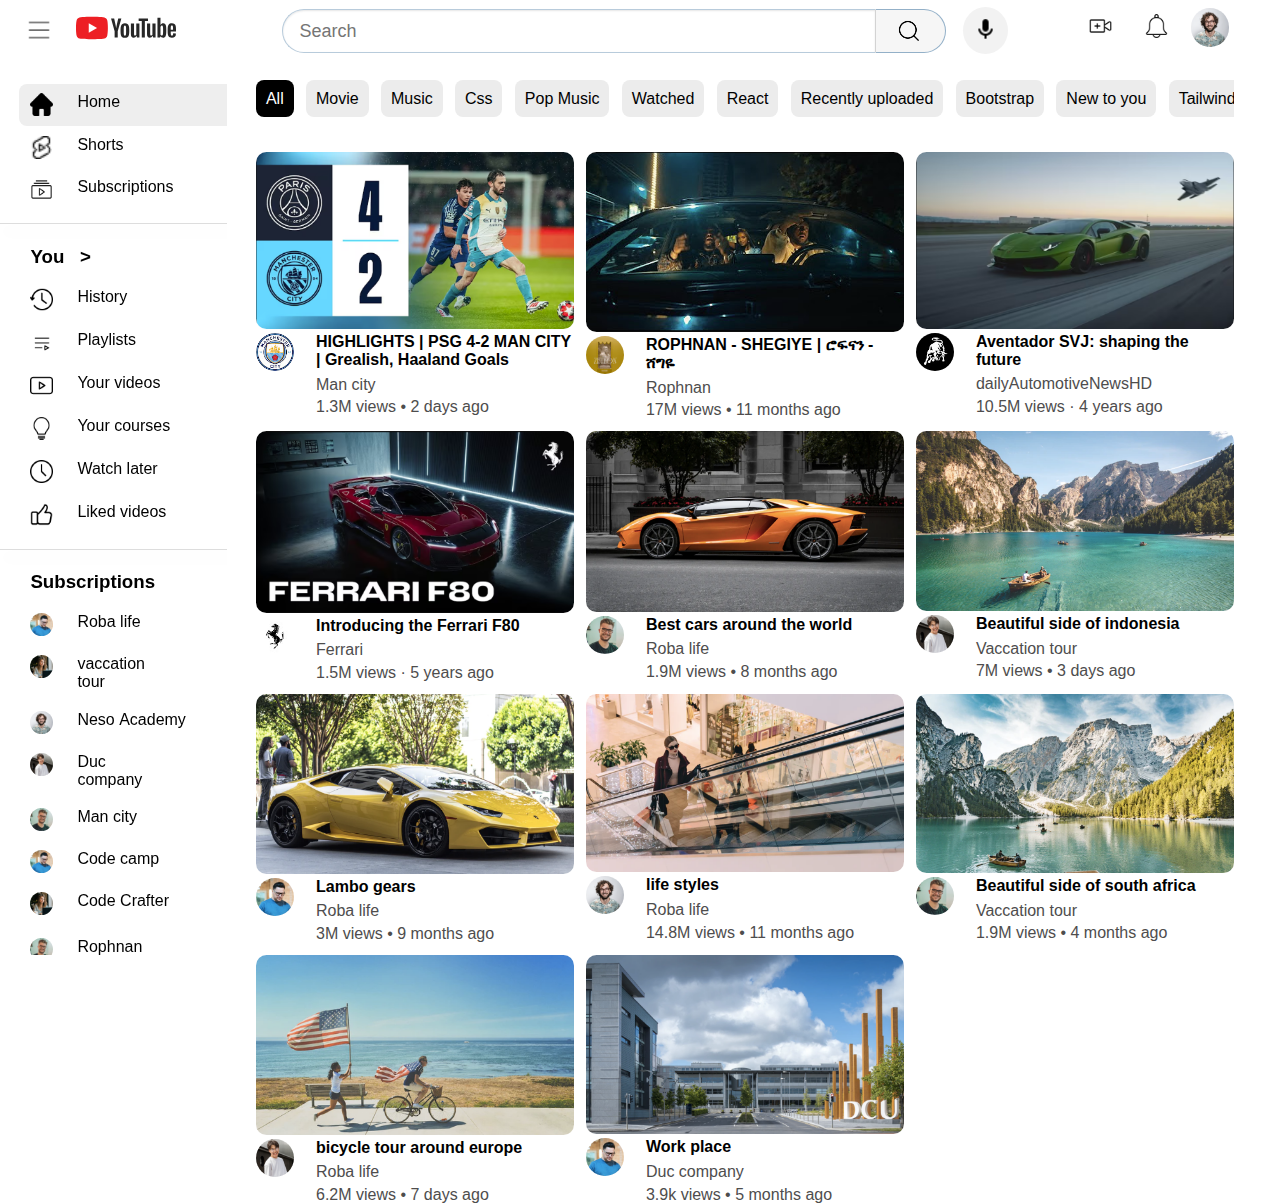
<file: YouTube-Clone/index.html>
<!DOCTYPE html>
<html lang="en">
<head>
    <meta charset="UTF-8">
    <meta name="viewport" content="width=device-width, initial-scale=1.0">
    <title>You Tube</title>  
    <link rel="icon" type="image/x-icon" href="images/ico.ico"> 
    <link rel="stylesheet" href="css/style.css">
</head>
<body>
    <header>
            <div class="first_section">
                <button class="menu-icon">
                    <img src="images/hambuger_menu.png.png" alt="">
                </button>
            <img src="images/youtube logo_icon.svg" alt="">
        </div>
        <div class="middle_section">
           <form action="#">
            <input class="search-bar" type="text" placeholder="Search" required>
            <button class = "search-button"><img src="images/search_find_icon.png" alt=""></button>
            </form>
            <div>
            <button class = "voice-search">
                <img src="images/microphone icon.png" alt="">
            </button>
            </div>
        </div>
        <div class="last_section">
            <button class="button">
                <img class="upload" src="images/add-video.png" alt="">
            </button>
            
            <button class="button">
                <img class="notifications" src="images/bell.png" alt="">
            </button>
            <img class="user" src="images/Jack.png" alt="">
        </div>
    </header>
    <div class="side-bar">
        <div class = "upper-section">
            <a href="#">
                <img src="images/home.png" alt="home">
                <p>Home</p>
            </a>
            <a href="#" class = "shorts">
                <img src="images/shorts.png" alt="home">
                <p>Shorts</p>
            </a>
            <a href="#" class = "shorts">
                <img src="images/subscription.png" alt="home">
                <p>Subscriptions</p>
            </a>
            <hr>
            <a href="#" class="shorts half-section">
                <h3>You &nbsp; &gt;</h3>
            </a>
            <a href="#" class="shorts half-section">
                <img src="images/history.png " alt="home">
                <p>History</p>
            </a>
            <a href="#" class="shorts half-section">
                <img src="images/music-playlist.png" alt="home">
                <p>Playlists</p>
            </a>
            <a href="#" class="shorts half-section">
                <img src="images/your videos.png" alt="home">
                <p>Your&nbsp;videos</p>
            </a>
            <a href="#" class="shorts half-section">
                <img src="images/your courses.png" alt="home">
                <p>Your&nbsp;courses</p>
            </a>
            <a href="#" class="shorts half-section">
                <img src="images/watch later.png" alt="home">
                <p>Watch&nbsp;later</p>
            </a>
            <a href="#" class="shorts half-section">
                <img src="images/liked videos.png" alt="home">
                <p>Liked&nbsp;videos</p>
            </a>
            <hr>
            <a href="#" class="shorts half-section">
                <h3>Subscriptions</h3>
            </a>
            <a href="#" class="shorts subscription">
                <img src="images/tom.png" alt="home">
                <p>Roba&nbsp;life</p>
            </a>
            <a href="#" class="shorts subscription">
                <img src="images/cameron.png" alt="home">
                <p>vaccation tour</p>
            </a>
            <a href="#" class="shorts subscription">
                <img src="images/Jack.png" alt="home">
                <p>Neso&nbsp;Academy</p>
            </a>
            <a href="#" class="shorts subscription">
                <img src="images/gerard.png" alt="home">
                <p>Duc company</p>
            </a>
            <a href="#" class="shorts subscription">
                <img src="images/simon.png" alt="home">
                <p>Man&nbsp;city</p>
            </a>
            <a href="#" class="shorts subscription">
                <img src="images/tom.png" alt="home">
                <p>Code&nbsp;camp</p>
            </a>
            <a href="#" class="shorts subscription">
                <img src="images/cameron.png" alt="home">
                <p>Code&nbsp;Crafter</p>
            </a>
            <a href="#" class="shorts subscription">
                <img src="images/simon.png" alt="home">
                <p>Rophnan</p>
            </a>
        </div>
    </div>
    <nav class="nav-bar">
        <ul>
            <li class = "all" ><a class = "all"  href="#">All</a></li>
        </ul>
        <ul>
            <li><a href="">Movie</a></li>
        </ul>
        <ul>
            <li><a href="">Music</a></li>
        </ul>
        <ul>
            <li><a href="">Css</a></li>
        </ul>
        <ul>
            <li><a href="">Pop&nbsp;Music</a></li>
        </ul>
        <ul>
            <li><a href="">Watched</a></li>
        </ul>
        <ul>
            <li><a href="">React</a></li>
        </ul>
        <ul>
            <li><a href="">Recently&nbsp;uploaded</a></li>
        </ul>
        <ul>
            <li><a href="">Bootstrap</a></li>
        </ul>
        <ul>
            <li><a href="">New&nbsp;to&nbsp;you</a></li>
        </ul>
        <ul>
            <li><a href="">Tailwind</a></li>
        </ul>
        <ul>
            <li><a href="">Mysql</a></li>
        </ul>
        <ul>
            <li><a href="">Football</a></li>
        </ul>
        <ul>
            <li><a href="">Less</a></li>
        </ul>
        <ul>
            <li><a href="">Stylus</a></li>
        </ul>
        <ul>
            <li><a href="">Kotlin</a></li>
        </ul>
        <ul>
            <li><a href="">Swift</a></li>
        </ul>
        <ul>
            <li><a href="">Angular</a></li>
        </ul>
        <ul>
            <li><a href="">Vue</a></li>
        </ul>
    </nav>
    <div class="container">
        <div class="video-list">
            <a href="play-video.html" class="thumbnel">
                <img class="banner" src="images/mancity.png" alt="">
                <div class = "video-info">
                    <img src="images/mancity_chan.jpg" alt="">
                    <div >
                        <h4>HIGHLIGHTS | PSG 4-2 MAN CITY | Grealish, Haaland Goals</h4>
                        <p class = "video-description">Man city</p>
                        <p>1.3M views &bull; 2 days ago</p>

                    </div>
                </div>
            </a>
            <a href="play-video1.html" class="thumbnel">
                <img class="banner" src="images/rophnan.png" alt="">
                <div class="video-info">
                    <img src="images/rophnan_chan.jpg" alt="">
                    <div>
                        <h4>ROPHNAN - SHEGIYE | ሮፍናን - ሸግዬ</h4>
                        <p class="video-description">Rophnan</p>
                        <p>17M views &bull; 11 months ago</p>
            
                    </div>
                </div>
            </a>
            <a class="thumbnel" href="play-video2.html">
                <img class="banner" src="images/lambo_pic.png" alt="">
                <div class="video-info">
                    <img src="images/lambo_chan.jpg" alt="">
                    <div>
                        <h4> Aventador SVJ: shaping the future</h4>
                        </h4>
                        <p class="video-description">dailyAutomotiveNewsHD</p>
                        <p>10.5M views &#183; 4 years ago</p>
            
                    </div>
                </div>
            </a>
            <a class="thumbnel" href="play-video3.html">
                <img class="banner" src="images/ferrari.png" alt="">
                <div class="video-info">
                    <img src="images/ferrari_chan.jpg" alt="">
                    <div>
                        <h4> Introducing the Ferrari F80</h4>
                        </h4>
                        <p class="video-description">Ferrari</p>
                        <p>1.5M views &#183; 5 years ago</p>
            
                    </div>
                </div>
            </a>
            <div class="thumbnel">
                <img class="banner" src="images/thumbnail6.png" alt="">
                <div class="video-info">
                    <img src="images/simon.png" alt="">
                    <div>
                        <h4>Best cars around the world</h4>
                        <p class="video-description">Roba life</p>
                        <p>1.9M views &bull; 8 months ago</p>
            
                    </div>
                </div>
            </div>
            <div class="thumbnel">
                <img class="banner" src="images/thumbnail1.png" alt="">
                <div class="video-info">
                    <img src="images/gerard.png" alt="">
                    <div>
                        <h4>Beautiful side of indonesia</h4>
                        <p class="video-description">Vaccation tour</p>
                        <p>7M views &bull; 3 days ago</p>
            
                    </div>
                </div>
            </div>
            <div class="thumbnel">
                <img class="banner" src="images/thumbnail8.png" alt="">
                <div class="video-info">
                    <img src="images/tom.png" alt="">
                    <div>
                        <h4>Lambo gears</h4>
                        <p class="video-description">Roba life</p>
                        <p>3M views &bull; 9 months ago</p>
            
                    </div>
                </div>
            </div>
            <div class="thumbnel">
                <img class="banner" src="images/thumbnail3.png" alt="">
                <div class="video-info">
                    <img src="images/Jack.png" alt="">
                    <div>
                        <h4>life styles</h4>
                        <p class="video-description">Roba life</p>
                        <p>14.8M views &bull; 11 months ago</p>
            
                    </div>
                </div>
            </div>
            <div class="thumbnel">
                <img class="banner" src="images/thumbnail4.png" alt="">
                <div class="video-info">
                    <img src="images/simon.png" alt="">
                    <div>
                        <h4>Beautiful side of south africa</h4>
                        <p class="video-description">Vaccation tour</p>
                        <p>1.9M views &bull; 4 months ago</p>
            
                    </div>
                </div>
            </div>
            <div class="thumbnel">
                <img class="banner" src="images/thumbnail2.png" alt="">
                <div class="video-info">
                    <img src="images/gerard.png" alt="">
                    <div>
                        <h4>bicycle tour around europe</h4>
                        <p class="video-description">Roba life</p>
                        <p>6.2M views &bull; 7 days ago</p>
            
                    </div>
                </div>
            </div>
            <div class="thumbnel">
                <img class="banner" src="images/thumbnail7.png" alt="">
                <div class="video-info">
                    <img src="images/tom.png" alt="">
                    <div>
                        <h4>Work place</h4>
                        <p class="video-description">Duc company</p>
                        <p>3.9k views &bull; 5 months ago</p>
            
                    </div>
                </div>
            </div>
        </div>    
    </div>
    <script src="js/script.js"></script>
</body>
</html>
</file>
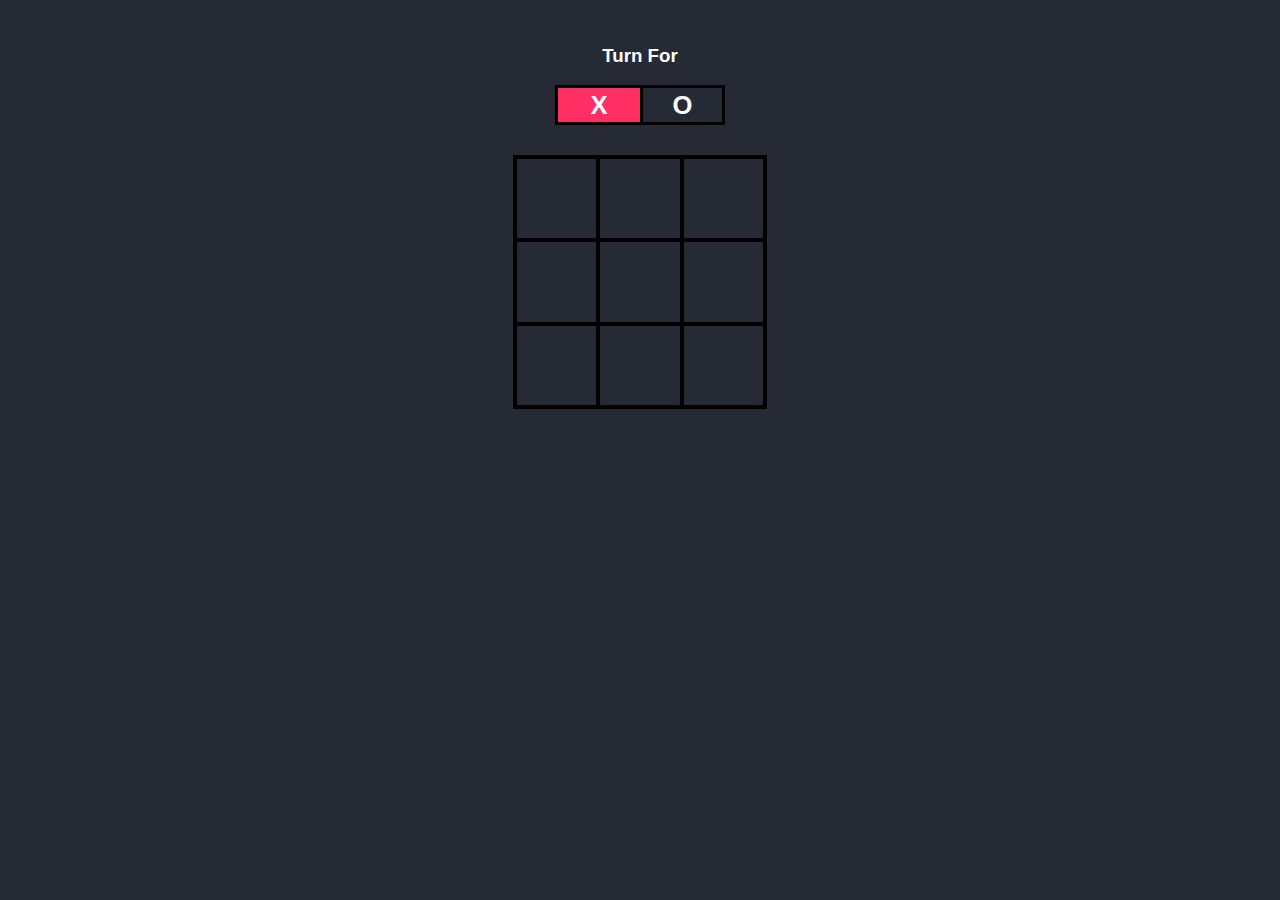
<file: Tic-Tac-Toe/game/index.html>
<!DOCTYPE html>
<html lang="en">
    <head>
        <meta charset="UTF-8">
        <meta http-equiv="X-UA-Compatible" content="IE=edge">
        <meta name="viewport" content="width=device-width, initial-scale=1.0">
        <title>Tic Tac Toe</title>
        <link rel="stylesheet" href="style.css">
    </head>
    <body>
        <div class="turn-container">
            <h3>Turn For</h3>
            <div class="turn-box align">X</div>
            <div class="turn-box align">O</div>
            <div class="bg"></div>
        </div>
        <div class="main-grid">
            <div class="box align">0</div>
            <div class="box align">1</div>
            <div class="box align">2</div>
            <div class="box align">3</div>
            <div class="box align">4</div>
            <div class="box align">5</div>
            <div class="box align">6</div>
            <div class="box align">7</div>
            <div class="box align">8</div>
        </div>
        <h2 id="results"></h2>
        <button id="play-again">Play Again</button>
        <script src="script.js"></script>
        
    </body>
</html>
</file>
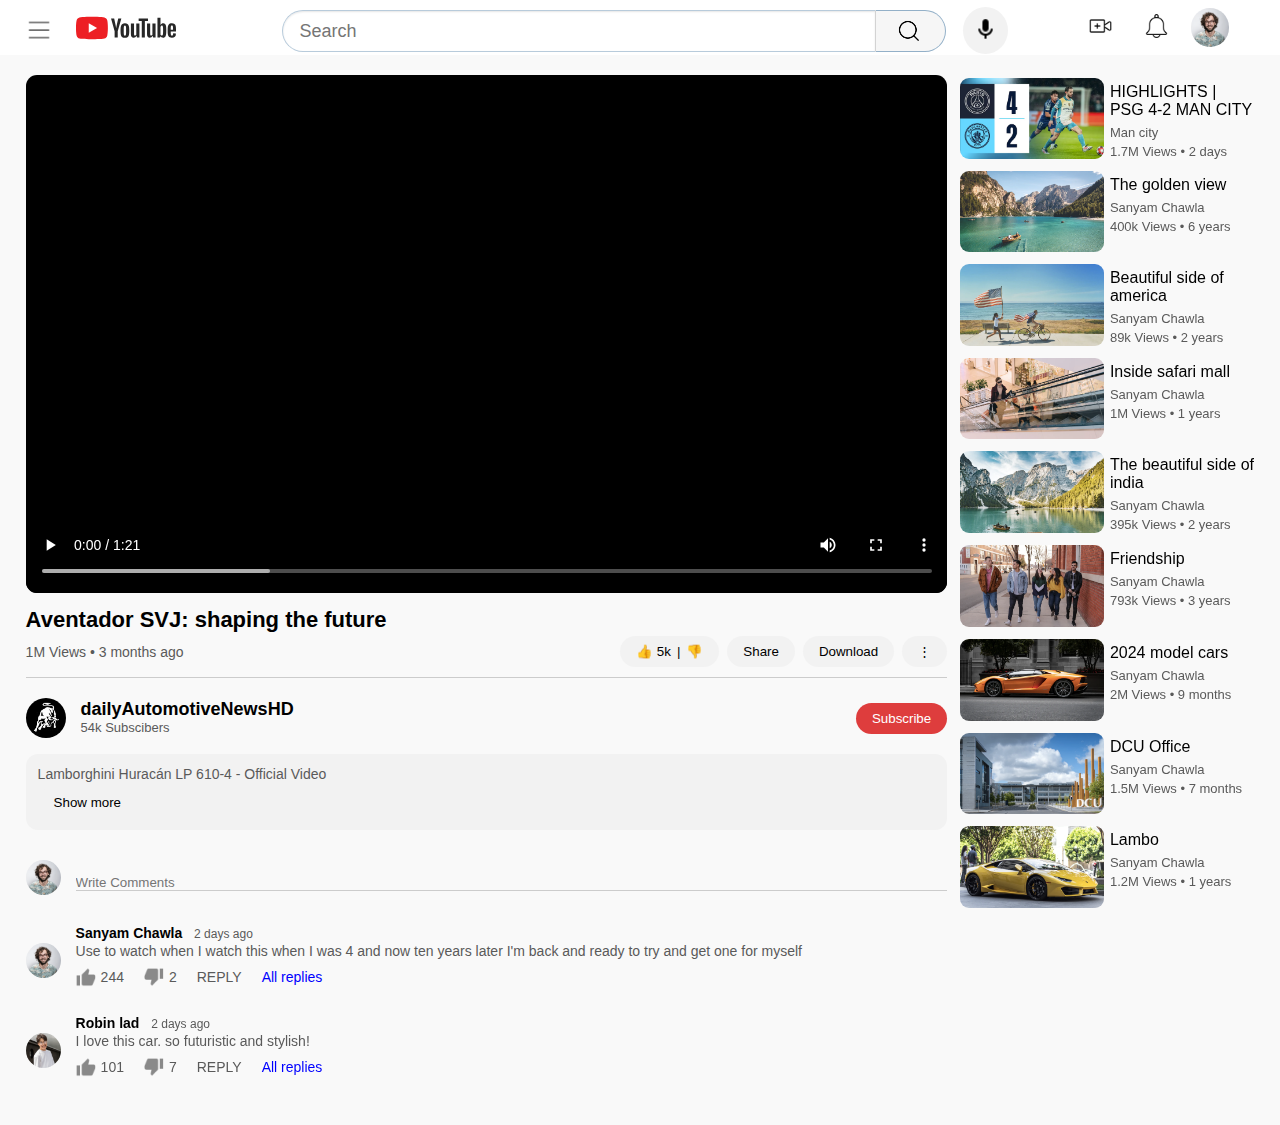
<file: YouTube-Clone/play-video2.html>
<!DOCTYPE html>
<html lang="en">
<head>
    <meta charset="UTF-8">
    <meta name="viewport" content="width=device-width, initial-scale=1.0">
    <title>You Tube</title>  
    <link rel="icon" type="image/x-icon" href="images/ico.ico">
    <link rel="stylesheet" href="style.css">
</head>
<body>
    <header>
        <div class="first_section" >
            <button class="menu-icon">
                <img src="images/hambuger_menu.png.png" alt="">
            </button>
        <img src="images/youtube logo_icon.svg" onclick="location.href='index.html'">
    </div>
    <div class="middle_section">
       <form action="#">
        <input class="search-bar" type="text" placeholder="Search" required>
        <button class = "search-button"><img src="images/search_find_icon.png" alt=""></button>
        </form>
        <div>
        <button class = "voice-search">
            <img src="images/microphone icon.png" alt="">
        </button>
        </div>
    </div>
    <div class="last_section">
        <button class="button">
            <img class="upload" src="images/add-video.png" alt="">
        </button>
        
        <button class="button">
            <img class="notifications" src="images/bell.png" alt="">
        </button>
        <img class="user" src="images/Jack.png" alt="">
    </div>
</header>


<div class="container play-container">
    <div class="row">
        <div class="play-video">
            <video controls autoplay   class="video">
                <source src="images/lambo_vid.mp4" type="video/mp4">
            </video>  
            <div class="tags">
                <a href=""></a>
            </div>
            <h3 class="video_header">Aventador SVJ: shaping the future</h3>
            <div class="play-video-info">
                <p>1M Views &bull; 3 months ago</p>
                 <div class="action-buttons">
                    <button class="inv_button">
                        <span>👍 5k</span>
                        <span>|</span>
                        <span>👎</span>
                    </button>
                    <button class="inv_button">
                        <span>Share</span>
                    </button>
                    <button class="inv_button">
                        <span>Download</span>
                    </button>
                    <button class="inv_button">⋮</button>
                </div>
            </div>
            <hr>
            <div class="publisher">
                <img src="images/lambo_chan.jpg">
                <div>
                    <p>dailyAutomotiveNewsHD</p>
                    <span>54k Subscibers</span>
                </div>
                <input type="button" value="Subscribe" class="subscribe-button">
            </div>
            <div class="vid-description">
                <div class="inv_video-stats">
                    <div></div>
                    <p>
                        Lamborghini Huracán LP 610-4 - Official Video

                    </p>
                    <button class="inv_button" id="showMoreBtn">Show more</button>
                </div>
                <div class="add-comment">
                    <img src="images/Jack.png">
                    <input type="text" placeholder="Write Comments">
                </div>
                <div class="old-comment">
                    <img src="images/Jack.png">
                    <div>
                        <h3>Sanyam Chawla <span>2 days ago</span></h3>
                        <p>Use to watch when I watch this when I was 4 and now ten years later I'm back and ready to try and get one for myself</p>
                        <div class="comment-action">
                            <img src="images/like.png">
                            <span>244</span>
                            <img src="images/dislike.png">
                            <span>2</span>
                            <span>REPLY</span>  
                            <a href="">All replies</a>
                        </div>
                    </div>
                </div>
                <div class="old-comment">
                    <img src="images/gerard.png">
                    <div>
                        <h3>Robin lad <span>2 days ago</span></h3>
                        <p>I love this car. so futuristic and stylish!</p>
                        <div class="comment-action">
                            <img src="images/like.png">
                            <span>101</span>
                            <img src="images/dislike.png">
                            <span>7</span>
                            <span>REPLY</span>  
                            <a href="">All replies</a>
                        </div>
                    </div>
                </div>
            </div>
        </div>
        <div class="right-sidebar">
            <div class="side-video-list">
                <a href="play-video.html" class="small-thumbnail"><img class="banner" src="images/mancity.png"></a>
                <div class="vid-info">
                    <a href="" class="title_video">HIGHLIGHTS | PSG 4-2 MAN CITY</a>
                    <p class="title_video_down">Man city</p>
                    <p>1.7M Views &bull; 2 days</p>
                </div>
            </div>
            <div class="side-video-list">
                <a href="" class="small-thumbnail"><img class="banner" src="images/thumbnail1.png"></a>
                <div class="vid-info">
                    <a href="" class="title_video">The golden view</a>
                    <p class="title_video_down">Sanyam Chawla</p>
                    <p>400k Views &bull; 6 years</p>
                </div>
            </div>    
            <div class="side-video-list">
                <a href="" class="small-thumbnail"><img class="banner" src="images/thumbnail2.png"></a>
                <div class="vid-info">
                    <a href="" class="title_video">Beautiful side of america</a>
                    <p class="title_video_down">Sanyam Chawla</p>
                    <p>89k Views &bull; 2 years</p>
                </div>
            </div>
            <div class="side-video-list">
                <a href="" class="small-thumbnail"><img class="banner" src="images/thumbnail3.png"></a>
                <div class="vid-info">
                    <a href="" class="title_video">Inside safari mall </a>
                    <p class="title_video_down">Sanyam Chawla</p>
                    <p>1M Views &bull; 1 years</p>
                </div>
            </div>
            <div class="side-video-list">
                <a href="" class="small-thumbnail"><img class="banner" src="images/thumbnail4.png"></a>
                <div class="vid-info">
                    <a href="" class="title_video">The beautiful side of india</a>
                    <p class="title_video_down">Sanyam Chawla</p>
                    <p>395k Views &bull; 2 years</p>
                </div>
            </div>
            <div class="side-video-list">
                <a href="" class="small-thumbnail"><img class="banner" src="images/thumbnail5.png"></a>
                <div class="vid-info">
                    <a href="" class="title_video">Friendship</a>
                    <p class="title_video_down">Sanyam Chawla</p>
                    <p>793k Views &bull; 3 years</p>
                </div>
            </div>
            <div class="side-video-list">
                <a href="" class="small-thumbnail"><img class="banner" src="images/thumbnail6.png"></a>
                <div class="vid-info">
                    <a href="" class="title_video">2024 model cars</a>
                    <p class="title_video_down">Sanyam Chawla</p>
                    <p>2M Views &bull; 9 months</p>
                </div>
            </div>
            <div class="side-video-list">
                <a href="" class="small-thumbnail"><img class="banner" src="images/thumbnail7.png"></a>
                <div class="vid-info">
                    <a href="" class="title_video">DCU Office</a>
                    <p class="title_video_down">Sanyam Chawla</p>
                    <p>1.5M Views &bull; 7 months</p>
                </div>
            </div>
            <div class="side-video-list">
                <a href="" class="small-thumbnail"><img class="banner" src="images/thumbnail8.png"></a>
                <div class="vid-info">
                    <a href="" class="title_video">Lambo </a>
                    <p class="title_video_down">Sanyam Chawla</p>
                    <p>1.2M Views &bull; 1 years</p>
                </div>
            </div>          
        <div>    
</div>
</div>

</body>
</html>
</file>
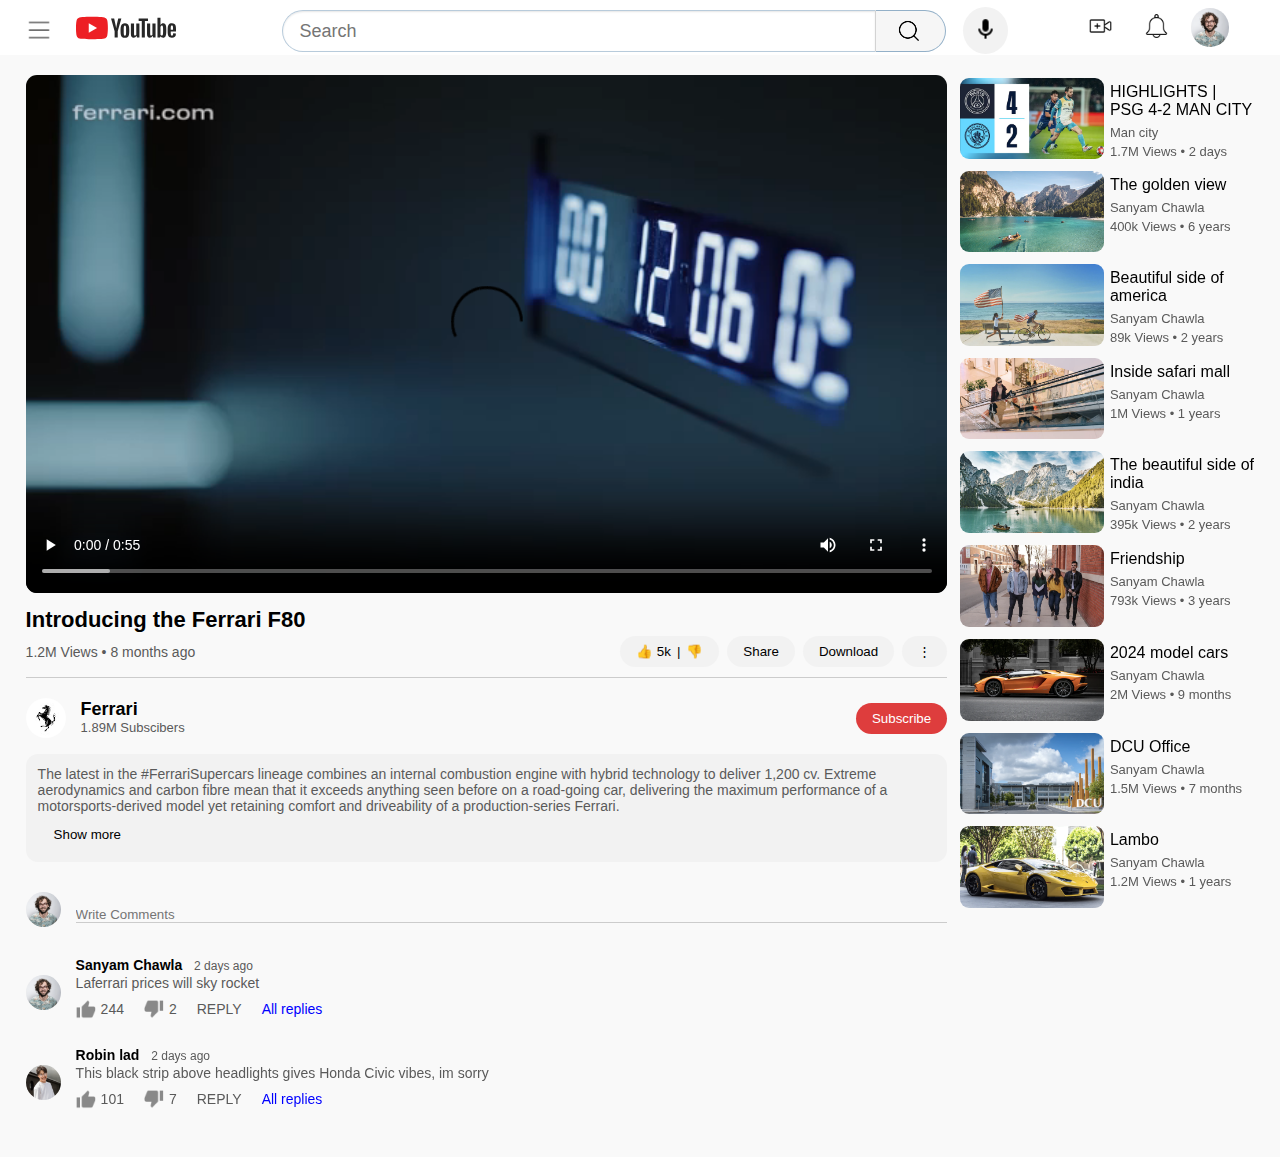
<file: YouTube-Clone/play-video3.html>
<!DOCTYPE html>
<html lang="en">
<head>
    <meta charset="UTF-8">
    <meta name="viewport" content="width=device-width, initial-scale=1.0">
    <title>You Tube</title>  
    <link rel="icon" type="image/x-icon" href="images/ico.ico">
    <link rel="stylesheet" href="style.css">
</head>
<body>
    <header>
        <div class="first_section" >
            <button class="menu-icon">
                <img src="images/hambuger_menu.png.png" alt="">
            </button>
        <img src="images/youtube logo_icon.svg" onclick="location.href='index.html'">
    </div>
    <div class="middle_section">
       <form action="#">
        <input class="search-bar" type="text" placeholder="Search" required>
        <button class = "search-button"><img src="images/search_find_icon.png" alt=""></button>
        </form>
        <div>
        <button class = "voice-search">
            <img src="images/microphone icon.png" alt="">
        </button>
        </div>
    </div>
    <div class="last_section">
        <button class="button">
            <img class="upload" src="images/add-video.png" alt="">
        </button>
        
        <button class="button">
            <img class="notifications" src="images/bell.png" alt="">
        </button>
        <img class="user" src="images/Jack.png" alt="">
    </div>
</header>


<div class="container play-container">
    <div class="row">
        <div class="play-video">
            <video controls autoplay   class="video">
                <source src="images/ferrari_vid.mp4" type="video/mp4">
            </video>  
            <div class="tags">
                <a href=""></a>
            </div>
            <h3 class="video_header">Introducing the Ferrari F80</h3>
            <div class="play-video-info">
                <p>1.2M Views &bull; 8 months ago</p>
                 <div class="action-buttons">
                    <button class="inv_button">
                        <span>👍 5k</span>
                        <span>|</span>
                        <span>👎</span>
                    </button>
                    <button class="inv_button">
                        <span>Share</span>
                    </button>
                    <button class="inv_button">
                        <span>Download</span>
                    </button>
                    <button class="inv_button">⋮</button>
                </div>
            </div>
            <hr>
            <div class="publisher">
                <img src="images/ferrari_chan.jpg">
                <div>
                    <p>Ferrari</p>
                    <span>1.89M Subscibers</span>
                </div>
                <input type="button" value="Subscribe" class="subscribe-button">
            </div>
            <div class="vid-description">
                <div class="inv_video-stats">
                    <div></div>
                    <p>
                        The latest in the #FerrariSupercars lineage combines an internal combustion engine with hybrid technology to deliver 1,200 cv. Extreme aerodynamics and carbon fibre mean that it exceeds anything seen before on a road-going car, delivering the maximum performance of a motorsports-derived model yet retaining comfort and driveability of a production-series Ferrari.

                    </p>
                    <button class="inv_button" id="showMoreBtn">Show more</button>
                </div>
                <div class="add-comment">
                    <img src="images/Jack.png">
                    <input type="text" placeholder="Write Comments">
                </div>
                <div class="old-comment">
                    <img src="images/Jack.png">
                    <div>
                        <h3>Sanyam Chawla <span>2 days ago</span></h3>
                        <p>Laferrari prices will sky rocket</p>
                        <div class="comment-action">
                            <img src="images/like.png">
                            <span>244</span>
                            <img src="images/dislike.png">
                            <span>2</span>
                            <span>REPLY</span>  
                            <a href="">All replies</a>
                        </div>
                    </div>
                </div>
                <div class="old-comment">
                    <img src="images/gerard.png">
                    <div>
                        <h3>Robin lad <span>2 days ago</span></h3>
                        <p>This black strip above headlights gives Honda Civic vibes, im sorry </p>
                        <div class="comment-action">
                            <img src="images/like.png">
                            <span>101</span>
                            <img src="images/dislike.png">
                            <span>7</span>
                            <span>REPLY</span>  
                            <a href="">All replies</a>
                        </div>
                    </div>
                </div>
            </div>
        </div>
        <div class="right-sidebar">
            <div class="side-video-list">
                <a href="play-video.html" class="small-thumbnail"><img class="banner" src="images/mancity.png"></a>
                <div class="vid-info">
                    <a href="" class="title_video">HIGHLIGHTS | PSG 4-2 MAN CITY</a>
                    <p class="title_video_down">Man city</p>
                    <p>1.7M Views &bull; 2 days</p>
                </div>
            </div>
            <div class="side-video-list">
                <a href="" class="small-thumbnail"><img class="banner" src="images/thumbnail1.png"></a>
                <div class="vid-info">
                    <a href="" class="title_video">The golden view</a>
                    <p class="title_video_down">Sanyam Chawla</p>
                    <p>400k Views &bull; 6 years</p>
                </div>
            </div>    
            <div class="side-video-list">
                <a href="" class="small-thumbnail"><img class="banner" src="images/thumbnail2.png"></a>
                <div class="vid-info">
                    <a href="" class="title_video">Beautiful side of america</a>
                    <p class="title_video_down">Sanyam Chawla</p>
                    <p>89k Views &bull; 2 years</p>
                </div>
            </div>
            <div class="side-video-list">
                <a href="" class="small-thumbnail"><img class="banner" src="images/thumbnail3.png"></a>
                <div class="vid-info">
                    <a href="" class="title_video">Inside safari mall </a>
                    <p class="title_video_down">Sanyam Chawla</p>
                    <p>1M Views &bull; 1 years</p>
                </div>
            </div>
            <div class="side-video-list">
                <a href="" class="small-thumbnail"><img class="banner" src="images/thumbnail4.png"></a>
                <div class="vid-info">
                    <a href="" class="title_video">The beautiful side of india</a>
                    <p class="title_video_down">Sanyam Chawla</p>
                    <p>395k Views &bull; 2 years</p>
                </div>
            </div>
            <div class="side-video-list">
                <a href="" class="small-thumbnail"><img class="banner" src="images/thumbnail5.png"></a>
                <div class="vid-info">
                    <a href="" class="title_video">Friendship</a>
                    <p class="title_video_down">Sanyam Chawla</p>
                    <p>793k Views &bull; 3 years</p>
                </div>
            </div>
            <div class="side-video-list">
                <a href="" class="small-thumbnail"><img class="banner" src="images/thumbnail6.png"></a>
                <div class="vid-info">
                    <a href="" class="title_video">2024 model cars</a>
                    <p class="title_video_down">Sanyam Chawla</p>
                    <p>2M Views &bull; 9 months</p>
                </div>
            </div>
            <div class="side-video-list">
                <a href="" class="small-thumbnail"><img class="banner" src="images/thumbnail7.png"></a>
                <div class="vid-info">
                    <a href="" class="title_video">DCU Office</a>
                    <p class="title_video_down">Sanyam Chawla</p>
                    <p>1.5M Views &bull; 7 months</p>
                </div>
            </div>
            <div class="side-video-list">
                <a href="" class="small-thumbnail"><img class="banner" src="images/thumbnail8.png"></a>
                <div class="vid-info">
                    <a href="" class="title_video">Lambo </a>
                    <p class="title_video_down">Sanyam Chawla</p>
                    <p>1.2M Views &bull; 1 years</p>
                </div>
            </div>          
        <div>    
</div>
</div>

</body>
</html>
</file>
<file: YouTube-Clone/css/style.css>
* {
     margin: 0;
     padding: 0;
     font-family: arial;
 }

 header {
     justify-content: space-between;
     display: flex;
     flex-direction: row;
     align-items: center;
     height: 55px;
     position: sticky;
     top: 0;
     z-index: 1000;
     background-color: white;
 }

 .first_section {
     /* background-color: blue; */
     display: flex;
     align-items: center;
     flex-shrink: 0;
     height: inherit;
     padding-left: 0px;
     width: 230px;
     margin-left: 17px;
 }

 .middle_section {
     max-width: 726px;
     display: flex;
     /* margin-left: 70px; */
     margin-right: 35px;
     height: inherit;
     flex: 1;
     /* background-color: yellow; */
     align-items: center;
 }

 .last_section {
     margin-right: 3.2rem;
     display: flex;
     flex-shrink: 0;
     height: inherit;
     width: 150px;
     align-items: center;
     justify-content: space-between;
 }

 .first_section img {
     height: 100px;
 }

 .first_section button img {
     height: 30px;
 }

 .first_section button {
     margin-top: 7px;
     border: none;
     background-color: white;
     padding: 7px;
     border-radius: 50%;
     margin-right: 15px;
 }

 .first_section button:hover {
     background-color: rgb(226, 226, 226);

 }

 .search-bar {
     box-shadow: inset 0 1px 2px rgba(0, 0, 0, 0.1);
     border-radius: 3.1rem 0 0 3.1rem;
     flex: 1;
     height: 42px;
     outline: none;
     border: 1px solid;
     border-color: #b8cbdb;
     padding-left: 16px;
     border-right: solid 1px lightgray;
     box-shadow: inset;
     font-size: 1.19em;

 }

 .search-bar:focus {
     border-color: #1a73e8;
     /* Darker blue on focus */
     box-shadow: inset 0 2px 2px rgba(0, 0, 0, 0.1);
 }

 .search-bar::placeholder {
     font-size: 18px;
 }

 .middle_section img {
     height: 20px;
 }

 .middle_section .search-button img {
     height: 33px;

 }

 .middle_section .search-button {
     padding-top: 3px;
     padding-right: 3px;
     width: 70px;
     border: 0.5px solid;
     /* border-color: lightgray; */
     border-color: #93b0c8;
     background-color: rgb(246, 246, 246);
     border-radius: 0 3.1rem 3.1rem 0;
     border-left: none;
     cursor: pointer;
 }

 .middle_section .search-button:hover {
     background-color: rgb(236, 236, 236);
 }

 .middle_section form {
     margin-top: 6px;
     display: flex;
     width: 100%;
     outline: none;
     margin-right: 1.1rem;
 }

 .voice-search {
     margin-top: 6px;
     background-color: rgb(242, 242, 242);
     border: none;
     padding-top: 10px;
     padding-left: 10px;
     padding-right: 10px;
     padding-bottom: 9px;
     border-radius: 50%;
     cursor: pointer;
 }

 .voice-search:hover {
     background-color: rgb(218, 218, 218);
 }

 .voice-search img {
     height: 25px;
 }

 .button img {
     height: 24.8px;
 }

 .button {
     border: none;
     background-color: white;
     padding: 9px;
     border-radius: 50%;
     cursor: pointer;
 }

 .button:hover {
     background-color: rgb(221, 221, 221);
 }

 .user {
     height: 2.38em;
     border-radius: 50%;
 }

 /* side menu */
 .side-bar {
     width: 17.7%;
     position: fixed;
     overflow-y: hidden;
     overflow-x: hidden;
     height: 100%;
     /* margin-bottom: 10%; */
 }

 /* when the menu-icon is clicked */
 .small-sidebar {
     width: 8%;
     scrollbar-width: thin;
     /* width: 10% */
     /* position: fixed;      
            overflow-y: hidden;  
            overflow-x: hidden;
            height: 100%; */
 }

 .small-sidebar p {
     display: none;
 }

 .small-sidebar h3 {
     display: none;
 }

 .side-bar:hover {
     overflow-y: auto;
     /* height: 12px; */
 }

 /* Style the scrollbar */
 .side-bar::-webkit-scrollbar {
     width: 9px;
     /* Width of the scrollbar */
 }

 .side-bar::-webkit-scrollbar-track {
     background: #f1f1f1;
     /* Color of the scrollbar track */
 }

 .side-bar::-webkit-scrollbar-thumb {
     background: #888;
     /* Color of the scrollbar thumb */
     /* border-radius: 10px; Rounded corners */
     height: 10px;
     /* min-height: 20px; */
 }

 .upper-section {
     overflow-y: auto;
     /* display: flex; */
     /* margin-left: 1.2rem; */
     margin-top: 1.8rem;
     margin-bottom: 25%;
     overflow-x: hidden;
 }

 .upper-section a img {
     height: 23px;
 }

 .upper-section a {
     margin-left: 1.2rem;
     margin-bottom: 0;
     text-decoration: none;
     color: black;
     display: flex;
     gap: 1.5rem;
 }

 .upper-section a:first-child {
     background: rgb(238, 238, 238);
     padding-left: 0.7rem;
     padding-right: 7.5rem;
     padding-top: 0.6rem;
     padding-bottom: 0.6rem;
     display: inline-flex;
     border-radius: 0.5rem;
 }

 .upper-section a:last-child {
     margin-top: 0.2rem;
 }

 /* .upper-section a:not(:first-child) {
            padding-left: 0.7rem;
            padding-left: 0.7rem;
            padding-right: 7.5rem;
            padding-top: 0.6rem;
            padding-bottom: 0.6rem;
            display: flexbox; 
            border-radius: 0.5rem;
        } */
 .shorts {
     padding-left: 0.7rem;
     padding-left: 0.7rem;
     padding-right: 7.5rem;
     padding-top: 0.6rem;
     padding-bottom: 0.6rem;
     border-radius: 0.5rem;
 }

 .upper-section a:hover {
     background: rgb(238, 238, 238);
     /* display: inline-flex; */
     width: 5.62rem;
 }

 .upper-section hr {
     width: 15.6rem;
     margin-top: 0.8rem;
     margin-bottom: 0.8rem;
     height: 0.1px;
     background-color: rgb(221, 221, 221);
     border-style: solid;
     border: none;
     box-shadow: 0 0.5rem 1rem rgba(0, 0, 0, 0.1);
     /* Optional shadow */
 }

 .half-section {
     padding-bottom: 0.65rem;
 }

 .subscription img {
     /* height: 23px; */
     border-radius: 50%;
 }

 /* nav-bar */
 .nav-bar {
     padding-top: 1rem;
     margin-left: 20%;
     display: flex;
     align-items: center;
     justify-content: space-between;
     overflow-x: auto;
     gap: 0.78rem;
     scrollbar-width: none;
     margin-right: 3.6%;
     position: sticky;
     top: 55px;
     z-index: 999;
     background-color: white;
     color: black;
     height: 55px;
     margin-bottom: 1rem;
     /* width: auto; */
 }

 /* when the menu icon is clicked */
 .large-nav-bar {
     padding-top: 1rem;
     margin-left: 10%;
     display: flex;
     align-items: center;
     justify-content: space-between;
     overflow-x: auto;
     gap: 0.78rem;
     scrollbar-width: none;
     margin-right: 3.6%;
     position: sticky;
     top: 55px;
     z-index: 999;
     background-color: white;
     color: black;
     height: 55px;
     margin-bottom: 1rem;
 }

 .nav-bar ul li a {
     /* background-color: rgb(236, 236, 236); */
     /* align-items: center; */
     text-decoration: none;
     color: black;
     /* padding: 10px;
            padding-top: 12px; */
 }

 .nav-bar ul li {
     list-style: none;
     background-color: rgb(236, 236, 236);
     padding: 0.62rem;
     border-radius: 0.5rem;
 }

 .nav-bar ul {
     display: flex;
     padding: 0;
     margin: 0;
 }

 .nav-bar .all {
     background-color: black;
     color: white;
 }

 .nav-bar .all:hover {
     background-color: black;
 }

 .nav-bar ul li:hover {
     background-color: rgb(227, 227, 227);
 }

 /* video-list */
 .container {
     margin-left: 20%;
     margin-top: 2%;
     margin-right: 3.6%;
 }

 /* when the button is clicked */
 .large-container {
     margin-left: 10%;
     margin-top: 2%;
     margin-right: 3.6%;
 }


 .container .banner-video .banner {
     width: 100%;
     border-radius: 5px;
     height: 250px;
     margin-bottom: 0.55rem;
 }

 .container .video-list .video-info {
     /* width: 35rem; */
     display: grid;
     grid-template-columns: 50px 1fr;
     /* margin-left: 10px; */
     gap: 10px;

 }
 .container .video-list a{
    text-decoration: none;
    color: black;
 }
 .container .video-list .video-info img {
     width: 38px;
     border-radius: 50%;
 }

 .container .video-list .video-info .video-description {
     margin-top: 0.41rem;
     margin-bottom: 0.29rem;
 }

 .container .video-list .video-info p {
     font-weight: lighter;
     color: rgb(78, 77, 77);
 }

 .container .video-list img {
     width: 100%;
     border-radius: 0.66rem;
 }

 .container .video-list {
     display: grid;
     gap: 0.75rem;
     grid-template-columns: repeat(auto-fit, minmax(300px, 1fr));
 }

 /* media query */
 @media(max-width: 900px) {
     .menu-icon {
         display: none;
     }

     .voice-search {
         display: none;
     }

     .side-bar {
         display: none;
     }

     .container,
     .large-container {
         margin-left: 2%;
         margin-right: 1%;
     }

     .nav-bar {
         margin-left: 2%;
         margin-right: 0%;
     }

     .middle_section{
         display: none;
     }

     header {
         margin-right: 0;
     }

     .last_section {
         margin-right: 1%;
     }
 }

/* play video page */
.play-container{
    margin-left: 2%;
}
</file>
<file: Tic-Tac-Toe/game/style.css>
*{
    color: white;
    font-family: sans-serif;
    transition: 0.2s ease-in-out;
    user-select: none;
}

.align{
    display: flex;
    justify-content: center;
    align-items: center;
}

body{
    background-color: #252A34;
    margin: 0;
    padding: 0;
    width: 100vw;
    text-align: center;
    padding-top: 5vh;
}

.turn-container{
    width: 170px;
    height: 80px;
    margin: auto;
    display: grid;
    grid-template-columns: 1fr 1fr;
    grid-template-rows: 1fr 1fr;
    position: relative;
}

.turn-container h3{
    margin: 0;
    grid-column-start: 1;
    grid-column-end: 3;
}

.turn-container .turn-box{
    border: 3px solid #000;
    font-size: 1.6rem;
    font-weight: 700;
}

.turn-container .turn-box:nth-child(even){
    border-right: none;
}

.bg{
    position: absolute;
    bottom: 0;
    left: 0;
    width: 85px;
    height: 40px; 
    background-color: #FF2E63;
    z-index: -1;
}

.main-grid{
    display: grid;
    grid-template-columns: repeat(3, 1fr);
    grid-template-rows: repeat(3, 1fr);
    height: 250px;
    width: 250px;
    margin: 30px auto;
    border: 2px solid #000;
}

.box{
    cursor: pointer;
    font-size: 2rem;
    font-weight: 700;
    border: 2px solid #000;
}

.box:hover{
    background-color: #FF2E63;
}

#play-again{
    background-color: #FF2E63;
    padding: 10px 25px;
    border: none;
    font-size: 1.2rem;
    border-radius: 5px;
    cursor: pointer;
    display: none;
}

#play-again:hover{
    padding: 10px 40px;
    background-color: #08D9D6;
    color: #000;
}
</file>
<file: YouTube-Clone/style.css>
*{
    margin: 0;
    padding: 0;
    box-sizing: border-box;
    font-family: 'Poppins', sans-serif;
}
header {
    justify-content: space-between;
    display: flex;
    flex-direction: row;
    align-items: center;
    height: 55px;
    position: sticky;
    top: 0;
    z-index: 1000;
    background-color: white;
}
.first_section {
    /* background-color: blue; */
    display: flex;
    align-items: center;
    flex-shrink: 0;
    height: inherit;
    padding-left: 0px;
    width: 230px;
    margin-left: 17px;
}

.middle_section {
    max-width: 726px;
    display: flex;
    /* margin-left: 70px; */
    margin-right: 35px;
    height: inherit;
    flex: 1;
    /* background-color: yellow; */
    align-items: center;
}

.last_section {
    margin-right: 3.2rem;
    display: flex;
    flex-shrink: 0;
    height: inherit;
    width: 150px;
    align-items: center;
    justify-content: space-between;
}

.video{
    border-radius: 11px;
}

.first_section img {
    height: 100px;
}

.first_section button img {
    height: 30px;
}

.first_section button {
    margin-top: 7px;
    border: none;
    background-color: white;
    padding: 7px;
    border-radius: 50%;
    margin-right: 15px;
}

.first_section button:hover {
    background-color: rgb(226, 226, 226);

}

.search-bar {
    box-shadow: inset 0 1px 2px rgba(0, 0, 0, 0.1);
    border-radius: 3.1rem 0 0 3.1rem;
    flex: 1;
    height: 42px;
    outline: none;
    border: 1px solid;
    border-color: #b8cbdb;
    padding-left: 16px;
    border-right: solid 1px lightgray;
    box-shadow: inset;
    font-size: 1.19em;

}

.search-bar:focus {
    border-color: #1a73e8;
    /* Darker blue on focus */
    box-shadow: inset 0 2px 2px rgba(0, 0, 0, 0.1);
}

.search-bar::placeholder {
    font-size: 18px;
}

.middle_section img {
    height: 20px;
}

.middle_section .search-button img {
    height: 33px;

}

.middle_section .search-button {
    padding-top: 3px;
    padding-right: 3px;
    width: 70px;
    border: 0.5px solid;
    /* border-color: lightgray; */
    border-color: #93b0c8;
    background-color: rgb(246, 246, 246);
    border-radius: 0 3.1rem 3.1rem 0;
    border-left: none;
    cursor: pointer;
}

.middle_section .search-button:hover {
    background-color: rgb(236, 236, 236);
}

.middle_section form {
    margin-top: 6px;
    display: flex;
    width: 100%;
    outline: none;
    margin-right: 1.1rem;
}

.voice-search {
    margin-top: 6px;
    background-color: rgb(242, 242, 242);
    border: none;
    padding-top: 10px;
    padding-left: 10px;
    padding-right: 10px;
    padding-bottom: 9px;
    border-radius: 50%;
    cursor: pointer;
}

.voice-search:hover {
    background-color: rgb(218, 218, 218);
}

.voice-search img {
    height: 25px;
}

.button img {
    height: 24.8px;
}

.button {
    border: none;
    background-color: white;
    padding: 9px;
    border-radius: 50%;
    cursor: pointer;
}

.button:hover {
    background-color: rgb(221, 221, 221);
}

.user {
    height: 2.38em;
    border-radius: 50%;
}

a{
    text-decoration: none;
    color: #5a5a5a;
}
img{
    cursor: pointer;
}
.flex-div{
    display: flex;
    align-items: center;
}
nav{
    padding: 10px 2%;
    justify-content: space-between;
    box-shadow: 0 0 10px rgba(0,0,0,0.2);
    background: #fff;
    position: sticky;
    top:0;
    z-index: 10;
}
.nav-right img{
    width: 25px;
    margin-right: 25px ;
}
.nav-right .user-icon{
    width: 35px;
    border-radius: 50%;
    margin: right;
}
.nav-left .menu-icon{
    width: 22px;
    margin-right: 25px ;
}
.nav-left .logo{
    width: 130px;
}
.nav-middle .mic-icon{
    width: 16px;
}

.nav-middle .search-box{
    border: 1px solid #ccc;
    margin-right: 15px;
    padding: 8px 12px;
    border-radius: 25px;
}
.nav-middle .search-box input{
    width: 400px;
    border: 0;
    outline: 0;
    background: transparent;
}
.nav-middle .search-box img{
    width: 15px;
}

/*----------------sidebar-----------*/
.sidebar{
    background: #fff;
    width: 15%;
    height: 100vh;
    position: fixed;
    top: 0;
    padding-left: 2%;
    padding-top: 80px;
}
.shortcut-links a img{
    width: 20px;
    margin-right: 20px;
}
.shortcut-links a{
    display: flex;
    align-items: center;
    margin-bottom: 20px;
    width: fit-content;
    flex-wrap: wrap;
}
.shortcut-links a:first-child{
    color:#ed3833;
}
.sidebar hr{
    border: 0;
    height: 1px;
    background: #ccc;
    width: 85%;
}
.subscribed-list h3{
    font-size: 13px;
    margin: 20px 0;
    color: #5a5a5a;
}

.subscribed-list a{
    display: flex;
    align-items: center;
    margin-bottom: 20px;
    width: fit-content;
    flex-wrap: wrap;
}
.subscribed-list a img{
    width: 25px;
    border-radius: 50%;
    margin-right: 20px;
}
.small-sidebar{
    width: 5%;
}
.small-sidebar a p{
    display: none;
}
.small-sidebar h3{
    display: none;
}
.small-sidebar hr{
    width: 50%;
    margin-bottom: 25px;
}
/*------main---------*/
.container{
    background: #f9f9f9;
    padding-left: 17%;
    padding-right: 2%;
    padding-top: 20px;
    padding-bottom: 20px;
}
.large-container{
    padding-left: 7%;
}
.banner{
    width: 100%;
    border-radius: 9px;
}
.banner img{
    width: 100%;
    border-radius: 8px;
}
.list-container{
    display: grid;
    grid-template-columns: repeat(auto-fit, minmax(250px, 1fr));
    grid-column-gap: 16px;
    grid-row-gap: 30px;
    margin-top: 15px;
}
.vid-list .thumbnail{
    width: 100%;
    border-radius: 5px;
}
.vid-list .flex-div{
    align-items: flex-start;
    margin-top: 7px;
}
.vid-list .flex-div img{
    width: 35px;
    margin-right: 10px;
    border-radius: 50;
}
.vid-info{
    color:#5a5a5a;
    font-size: 13px;
}
.vid-info a{
    color: #000;
    display: block;
    margin-top: 5px;
}

@media(max-width: 900px){
    .menu-icon{
        display: none;
    }
    .sidebar{
        display: none;
    }
    .search-bar {
        display: none;
    }
    .search-button{
        display: none;
    }

    .voice-search {
        display: none;
    }

    .container .large-container{
        padding-left: 2%;
        padding-right: 1%;
    }
    .nav-right .img{
        display: none;
    }
    .nav-right .user-icon{
        display: block;
        width: 30px;
    }
    .nav-middle .search-box input{
        width: 100px;
    }
    .nav-middle .mic-icon{
        display: none;
    }
    .logo{
        width:90px;
    }
}

/* ------------------ play video -----------*/

.play-container{
    padding-left: 2%;
}
.row{
    display: flex;
    justify-content: space-between;
    flex-wrap: wrap;
}
.play-video{
    flex-basis: 75%;
}
.right-sidebar{
    flex-basis: 24%;
    margin-top: 3px;
}
.play-video video{
    width: 100%;
}

.side-video-list{
    display: flex;
    justify-content: space-between;
    margin-bottom: 8px;
}
.side-video-list img{
    width: 100%;
}
.side-video-list {
    flex-basis: 49%;
}
.small-thumbnail{
    flex-basis: 49%;
    border-radius: 10%;
}
.side-video-list .vid-info{
    flex-basis: 49%;
}
.play-video .tags a{
    color: #0000ff;
    font-size: 13px;
}
.play-video h3{
    font-weight: 600;
    font-size: 22px;
}
.play-video .play-video-info{
    display: flex;
    align-items: center;
    justify-content: space-between;
    flex-wrap: wrap;
    margin-top: 3px;
    font-size: 14px;
    color: #5a5a5a;
}
.play-video .play-video-info a img{
    width: 20px;
    margin-right: 8px; 
}
.play-video .play-video-info a{
    display: inline-flex;
    align-items: center;
    margin-left: 15px;
}
.play-video hr{
    border: 0;
    height: 1px;
    background: #ccc;
    margin: 10px 0;
}
.publisher{
    display: flex;
    align-items: center;
    margin-top: 20px;
}
.publisher div{
    flex:1;
    line-height: 18px;
}
.publisher img{
    width: 40px;
    border-radius: 50%;
    margin-right: 15px;
}
.publisher div p{
    color: #000;
    font-weight: 600;
    font-size: 18px;
}
.publisher div span{
    font-size: 13px;
    color: #5a5a5a;
}
.publisher button{
    background: red;
    color: #fff;
    border: 0;
    padding:8px 30px;
    outline: 0;
    border-radius: 4px;
    cursor:pointer;
}
.vid-description{
    padding-left: 0px;
    margin: 15px 0;
}
.vid-description p{
    color: #5a5a5a;
    font-size: 14px;
    margin-bottom: 5px;
}
.vid-description h4{
    font-size: 14px;
    color: #5a5a5a;
    margin-top: 15px;
}
.add-comment{
    display: flex;
    align-items: center;
    margin: 30px 0;
}
.add-comment img{
    width: 35px;
    border-radius: 50%;
    margin-right: 15px;
}
.add-comment input{
    border: 0;
    outline: 0;
    border-bottom: 1px solid #ccc;
    width: 100%;
    padding-top: 10px ;
    background: transparent;
}
.old-comment{
    display: flex;
    align-items: center;
    margin: 20px 0;
}
.old-comment img{
    width: 35px;
    border-radius: 50%;
    margin-right: 15px;
}
.old-comment h3{
    font-size: 14px;
    margin-bottom: 2px;
}
.old-comment h3 span{
    font-size: 12px;
    color: #5a5a5a;
    font-weight: 500;
    margin-left: 8px;
}
.old-comment .comment-action{
    display: flex;
    align-items: center;
    margin: 8px 0;
    font-size: 14px;
}
.old-comment .comment-action img{
    border-radius: 0;
    width: 20px;
    margin-right: 5px;
}
.old-comment .comment-action span{
    margin-right: 20px;
    color: #5a5a5a;
}
.old-comment .comment-action a{
    color: #0000ff;
}

@media (max-width:900px){
    .play-video{
        flex-basis: 100%;
    }
    .right-sidebar{
        flex-basis: 100%;
    }
    .play-container{
        padding-left: 5%;
    }
    .vid-description{
        padding-left: 0;
    }
    .play-video .play-video-info a{
        margin-left: 0;
        margin-right: 15px;
        margin-top: 15px;
    }
}
.title_video{
    font-weight:normal;
    font-size: 16px;
    margin-bottom: 6px;
}
.title_video_down{
    margin-bottom: 4px;
}

.video_header{
    margin-top: 10px;
}


.subscribe-button{
    padding: 8px 16px;
    border-radius: 20px;
    
    border: none;
    background: #f2f2f2;
    cursor: pointer;
    display: flex;
    align-items: center;
    gap: 6px;
    font-weight: 500;
    background: #de3d3d;
    color: white;
}
.subscribe-button:hover {
    background: #e25353;   
}

.inv_button {
    padding: 8px 16px;
    border-radius: 20px;
    border: none;
    background: #f2f2f2;
    cursor: pointer;
    display: flex;
    align-items: center;
    gap: 6px;
    font-weight: 500;
}
.inv_button:hover {
    background: #e5e5e5;
}
.action-buttons {
    display: flex;
    gap: 8px;
    flex-wrap: wrap;
}
.inv_video-stats{
    background: #f2f2f2;
    padding: 12px;
    border-radius: 12px;
    margin: 16px 0;
}
</file>
